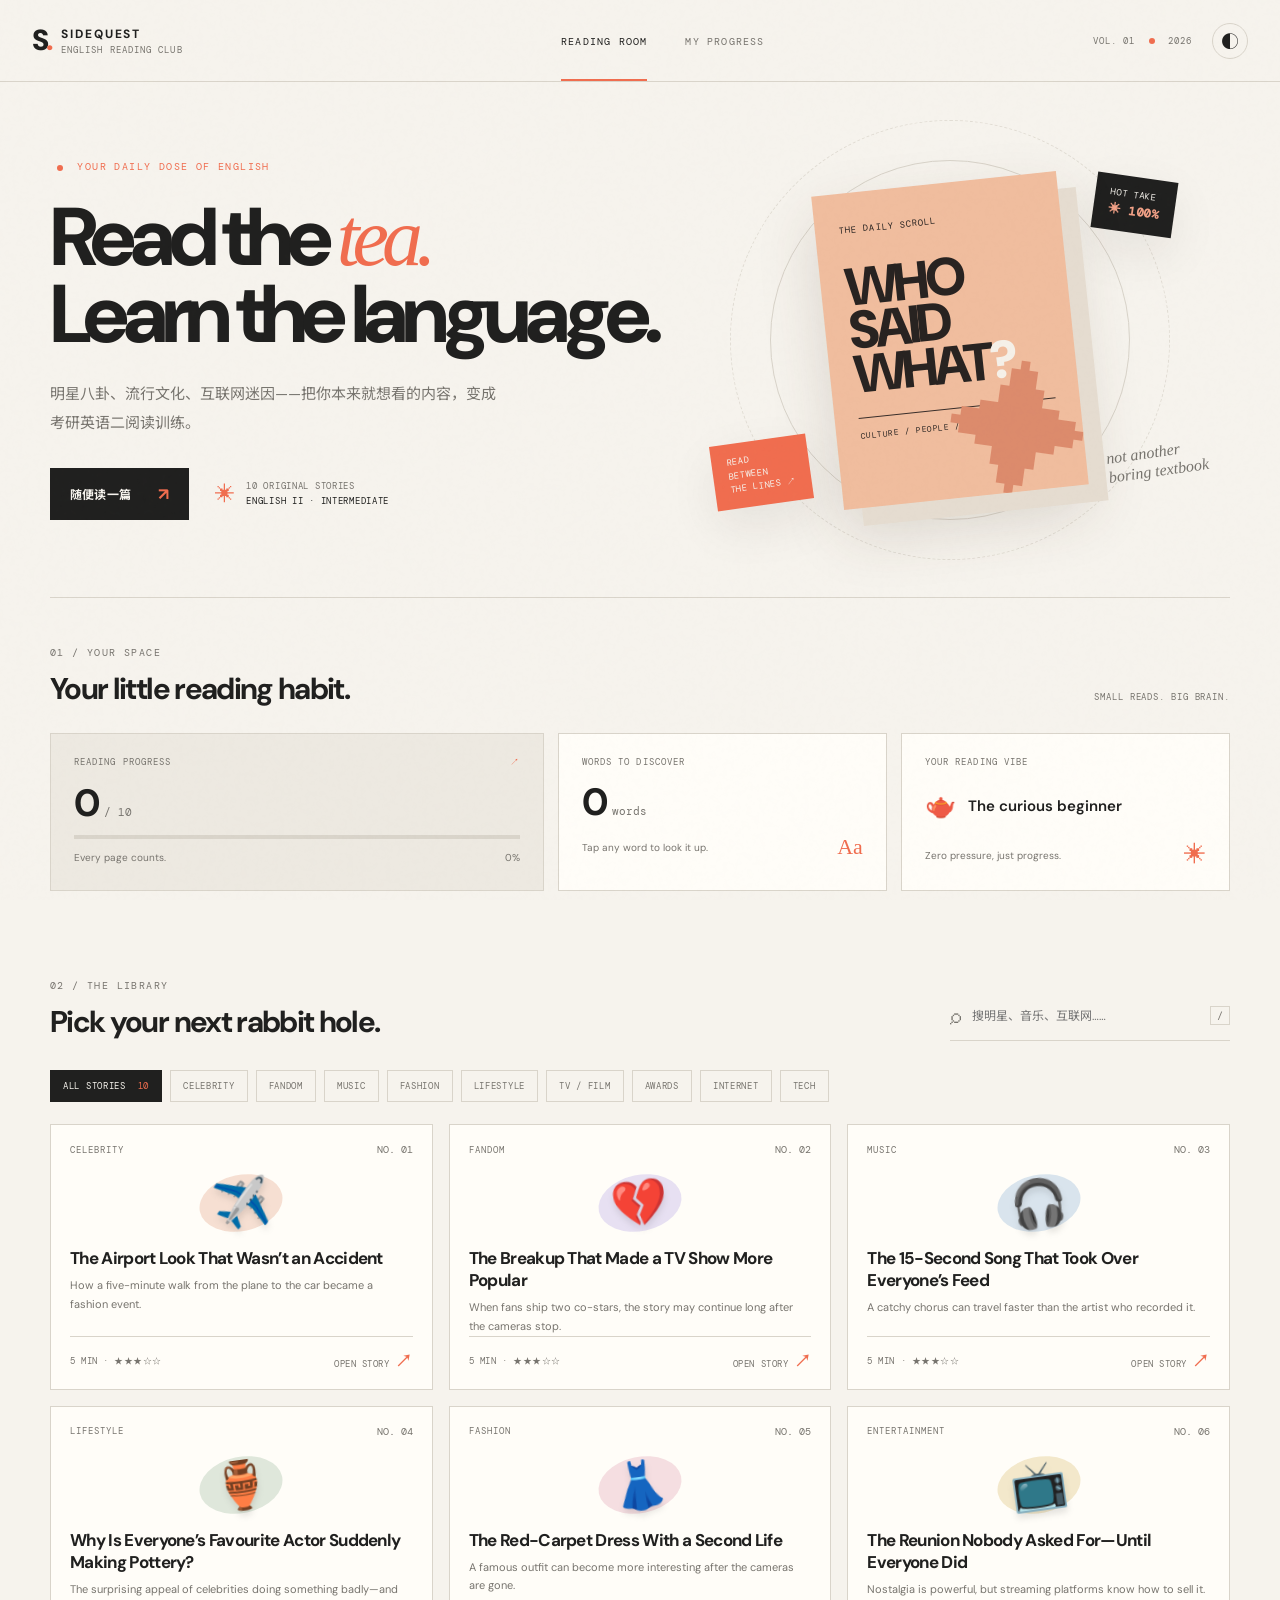
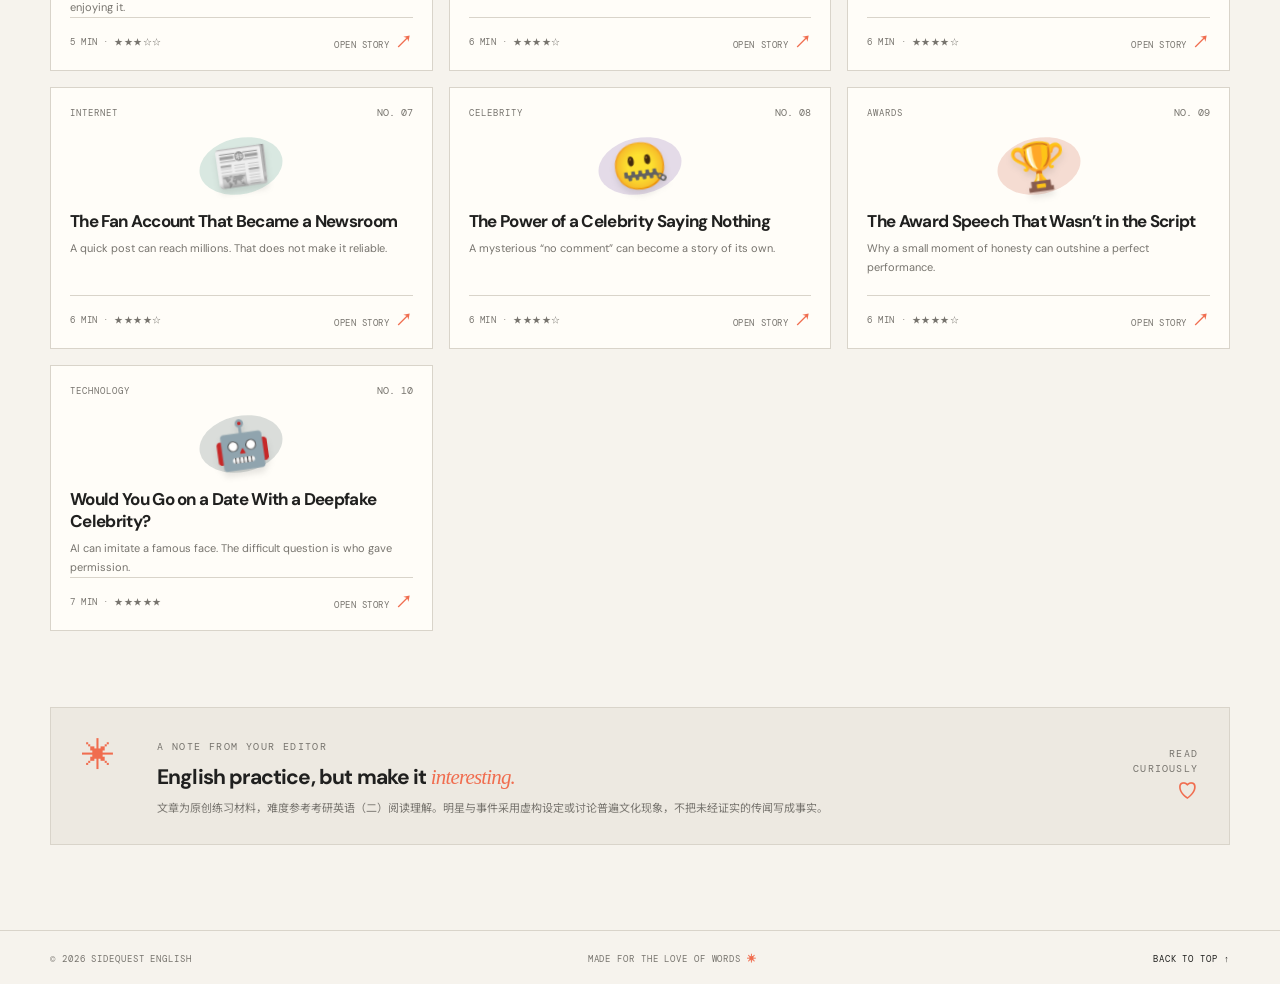
<file: index.html>
<!doctype html>
<html lang="zh-CN">
<head>
  <meta charset="utf-8" />
  <meta name="viewport" content="width=device-width, initial-scale=1" />
  <meta name="theme-color" content="#f6f3ed" />
  <meta name="description" content="用明星八卦、流行文化和互联网话题练习考研英语二阅读。10篇原创短文，支持沉浸式阅读、ADHD专注模式、点击查词和全文翻译。" />
  <title>SIDEQUEST — English Reading Club</title>
  <link rel="preconnect" href="https://fonts.googleapis.com">
  <link rel="preconnect" href="https://fonts.gstatic.com" crossorigin>
  <link href="https://fonts.googleapis.com/css2?family=DM+Mono:wght@400;500&family=DM+Sans:wght@400;500;600;700;800&family=Noto+Sans+SC:wght@400;500;600;700;900&display=swap" rel="stylesheet">
  <link rel="stylesheet" href="styles.css" />
  <script defer src="articles.js"></script>
  <script defer src="app.js"></script>
</head>
<body>
  <div class="grain" aria-hidden="true"></div>
  <header class="topbar" id="topbar">
    <a class="brand" href="#home" aria-label="SIDEQUEST 首页">
      <span class="brand-mark">S<span>.</span></span>
      <span class="brand-copy"><strong>SIDEQUEST</strong><small>ENGLISH READING CLUB</small></span>
    </a>
    <nav class="topnav" aria-label="主导航">
      <a class="nav-link active" href="#library">READING ROOM</a>
      <a class="nav-link" href="#progress">MY PROGRESS</a>
    </nav>
    <div class="top-actions">
      <span class="edition">VOL. 01 <i></i> 2026</span>
      <button class="icon-button theme-toggle" id="themeToggle" aria-label="切换深色模式" title="切换深色模式">◐</button>
    </div>
  </header>

  <main id="home">
    <section class="hero wrap" id="library">
      <div class="hero-copy">
        <div class="eyebrow"><span class="eyebrow-dot"></span> YOUR DAILY DOSE OF ENGLISH</div>
        <h1>Read the <em>tea.</em><br>Learn the language.</h1>
        <p class="hero-desc">明星八卦、流行文化、互联网迷因——把你本来就想看的内容，变成考研英语二阅读训练。</p>
        <div class="hero-bottom">
          <button class="primary-button" id="startButton">随便读一篇 <span>↗</span></button>
          <div class="hero-note"><span class="sparkle">✳</span><span>10 ORIGINAL STORIES<br><b>ENGLISH II · INTERMEDIATE</b></span></div>
        </div>
      </div>
      <div class="hero-art" aria-label="阅读俱乐部主题插画">
        <div class="orbit orbit-one"></div><div class="orbit orbit-two"></div>
        <div class="art-sticker sticker-top">HOT TAKE<br><b>✳ 100%</b></div>
        <div class="art-paper"><span class="paper-kicker">THE DAILY SCROLL</span><div class="paper-headline">WHO<br>SAID<br>WHAT<span>?</span></div><div class="paper-line"></div><div class="paper-meta">CULTURE / PEOPLE / INTERNET</div><div class="paper-face">✦</div></div>
        <div class="art-sticker sticker-bottom">READ<br>BETWEEN<br>THE LINES ↗</div>
        <div class="art-scribble">not another<br>boring textbook</div>
      </div>
    </section>

    <section class="wrap dashboard" id="progress">
      <div class="section-heading"><div><span class="section-index">01 / YOUR SPACE</span><h2>Your little reading habit.</h2></div><span class="heading-aside">SMALL READS. BIG BRAIN.</span></div>
      <div class="stats-grid">
        <div class="stat-card stat-main"><div class="stat-label">READING PROGRESS <span>↗</span></div><div class="stat-number"><b id="progressCount">0</b><small> / 10</small></div><div class="progress-track"><span id="progressBar"></span></div><div class="stat-foot"><span id="progressMessage">Every page counts.</span><span id="progressPercent">0%</span></div></div>
        <div class="stat-card"><div class="stat-label">WORDS TO DISCOVER</div><div class="stat-number"><b id="savedWordCount">0</b><small> words</small></div><div class="stat-foot"><span>Tap any word to look it up.</span><span class="stat-icon">Aa</span></div></div>
        <div class="stat-card"><div class="stat-label">YOUR READING VIBE</div><div class="vibe-line"><span class="vibe-emoji">🫖</span><span id="vibeText">The curious beginner</span></div><div class="stat-foot"><span>Zero pressure, just progress.</span><span class="stat-icon">✳</span></div></div>
      </div>
    </section>

    <section class="wrap library-section">
      <div class="library-head"><div><span class="section-index">02 / THE LIBRARY</span><h2>Pick your next rabbit hole.</h2></div><label class="search-box"><span>⌕</span><input id="searchInput" type="search" placeholder="搜明星、音乐、互联网……" aria-label="搜索文章"><kbd>/</kbd></label></div>
      <div class="filter-row" id="filterRow" aria-label="文章分类筛选">
        <button class="filter-chip active" data-filter="All">ALL STORIES <span>10</span></button>
        <button class="filter-chip" data-filter="Celebrity">CELEBRITY</button>
        <button class="filter-chip" data-filter="Fandom">FANDOM</button>
        <button class="filter-chip" data-filter="Music">MUSIC</button>
        <button class="filter-chip" data-filter="Fashion">FASHION</button>
        <button class="filter-chip" data-filter="Lifestyle">LIFESTYLE</button>
        <button class="filter-chip" data-filter="Entertainment">TV / FILM</button>
        <button class="filter-chip" data-filter="Awards">AWARDS</button>
        <button class="filter-chip" data-filter="Internet">INTERNET</button>
        <button class="filter-chip" data-filter="Technology">TECH</button>
      </div>
      <div class="story-grid" id="storyGrid" aria-live="polite"></div>
      <div class="empty-state" id="emptyState" hidden>没有找到这篇 gossip。换个关键词试试？</div>
    </section>

    <section class="wrap note-section">
      <div class="note-card"><div class="note-mark">✳</div><div><span class="section-index">A NOTE FROM YOUR EDITOR</span><h3>English practice, but make it <em>interesting.</em></h3><p>文章为原创练习材料，难度参考考研英语（二）阅读理解。明星与事件采用虚构设定或讨论普遍文化现象，不把未经证实的传闻写成事实。</p></div><div class="note-side">READ<br>CURIOUSLY<br><b>♡</b></div></div>
    </section>
  </main>

  <section class="reader-screen" id="readerScreen" hidden aria-label="文章阅读区">
    <div class="reader-topline"><button class="back-button" id="backButton">← <span>返回文章列表</span></button><div class="reader-breadcrumb">SIDEQUEST <span>/</span> READING ROOM <span>/</span> <b id="readerCategory">CULTURE</b></div><div class="reader-top-actions"><button class="icon-button" id="readerThemeToggle" title="切换主题">◐</button><button class="icon-button" id="immersiveToggle" title="沉浸式阅读">⛶</button></div></div>
    <div class="reader-progress"><span id="readerProgressBar"></span></div>
    <div class="reader-layout">
      <aside class="reader-rail"><div class="rail-label">NOW READING</div><div class="rail-number" id="railNumber">01</div><div class="rail-rule"></div><div class="rail-category" id="railCategory">CELEBRITY</div><div class="rail-tip">TIP<br><span>Click any<br>word to<br>look it up.</span></div></aside>
      <article class="reader-article" id="readerArticle">
        <div class="article-meta"><span class="article-tag" id="articleTag">CELEBRITY</span><span id="articleReadTime">5 MIN READ</span><span id="articleLevel">LEVEL ★★★☆☆</span></div>
        <h1 id="articleTitle">Article title</h1><p class="article-subtitle" id="articleSubtitle"></p>
        <div class="article-toolbar">
          <div class="tool-group"><button class="tool-button" id="adhdToggle"><span>◉</span> ADHD 专注模式 <i class="toggle-dot"></i></button><button class="tool-button" id="translationToggle">中 EN <span class="tool-caret">⌄</span></button></div>
          <div class="tool-group"><button class="tool-button small-tool" id="fontDown" aria-label="缩小字体">A−</button><button class="tool-button small-tool" id="fontUp" aria-label="放大字体">A＋</button></div>
        </div>
        <div class="article-content-wrap"><div class="passage" id="passage"></div><div class="full-translation" id="fullTranslation" hidden><div class="translation-heading"><span>中文全文翻译</span><span>READING NOTE</span></div><div id="translationContent"></div></div></div>
        <div class="article-bottom"><span class="word-hint">✳ 点击英文单词，查看释义</span><button class="mark-read-button" id="markReadButton">标记为已读 <span>✓</span></button></div>
        <section class="quiz-section" id="quizSection"><div class="quiz-heading"><div><span class="section-index">03 / CHECK YOUR UNDERSTANDING</span><h2>Did you get the tea?</h2></div><span class="quiz-count">3 QUESTIONS · SINGLE CHOICE</span></div><div id="quizList"></div><div class="quiz-footer"><span id="quizResult">读完文章后，来检验一下理解程度。</span><button class="primary-button" id="submitQuiz">提交答案 <span>↗</span></button></div></section>
        <div class="next-article" id="nextArticle"><div><span class="section-index">KEEP THE MOMENTUM</span><strong>One more story?</strong></div><button class="next-button" id="nextButton">NEXT STORY ↗</button></div>
      </article>
      <aside class="reader-aside"><div class="aside-card word-card"><span class="section-index">WORD HUNT</span><div class="word-card-icon">Aa</div><h3>Build your<br>word stash.</h3><p>遇到不认识的词？点一下就能查。你查过的词会保存在这里。</p><div class="saved-words" id="savedWords"><span class="saved-empty">Your words will show up here.</span></div></div><div class="aside-card aside-tip"><span class="section-index">READING HACK</span><p>不要每个词都查。先读完整段，猜测意思，再挑真正影响理解的词。</p><span class="tip-star">✳</span></div></aside>
    </div>
  </section>

  <div class="ruler" id="readingRuler" aria-hidden="true"></div>
  <div class="dictionary-pop" id="dictionaryPop" hidden role="dialog" aria-live="polite" aria-label="单词释义"><button class="dict-close" id="dictClose" aria-label="关闭">×</button><span class="dict-label">QUICK LOOKUP</span><h3 id="dictWord">word</h3><div class="dict-phonetic" id="dictPhonetic"></div><div class="dict-meaning" id="dictMeaning"></div><div class="dict-actions"><button id="saveWordButton">＋ 收藏单词</button><a id="dictExternal" href="#" target="_blank" rel="noopener">更多释义 ↗</a></div></div>
  <div class="toast" id="toast" role="status" aria-live="polite"></div>
  <footer class="site-footer"><span>© 2026 SIDEQUEST ENGLISH</span><span>MADE FOR THE LOVE OF WORDS <b>✳</b></span><a href="#home">BACK TO TOP ↑</a></footer>
</body>
</html>
</file>
<file: styles.css>
:root{--paper:#f6f3ed;--paper2:#ede9e1;--ink:#20201f;--muted:#77746e;--line:#d9d4ca;--accent:#f06d4f;--accent2:#e8ab8e;--purple:#b7a7d9;--green:#a9bea8;--card:#fffdf8;--shadow:0 18px 50px rgba(36,31,24,.08);--sans:'DM Sans','Noto Sans SC',sans-serif;--mono:'DM Mono',monospace;--article-font:20px}
*{box-sizing:border-box}html{scroll-behavior:smooth}body{margin:0;background:var(--paper);color:var(--ink);font-family:var(--sans);transition:background .25s,color .25s}body.dark{--paper:#191a1a;--paper2:#242525;--ink:#f2eee6;--muted:#a39f97;--line:#3b3c3a;--card:#222423;--accent:#ff8b6f;--accent2:#715447;--shadow:0 18px 50px rgba(0,0,0,.2)}button,input{font:inherit}button{cursor:pointer}.grain{position:fixed;inset:0;pointer-events:none;opacity:.035;z-index:20;background-image:url("data:image/svg+xml,%3Csvg viewBox='0 0 180 180' xmlns='http://www.w3.org/2000/svg'%3E%3Cfilter id='n'%3E%3CfeTurbulence type='fractalNoise' baseFrequency='.8' numOctaves='4' stitchTiles='stitch'/%3E%3C/filter%3E%3Crect width='100%25' height='100%25' filter='url(%23n)' opacity='.3'/%3E%3C/svg%3E")}.wrap{width:min(1180px,calc(100% - 64px));margin-inline:auto}.topbar{height:82px;padding:0 max(32px,calc((100vw - 1320px)/2));border-bottom:1px solid var(--line);display:flex;align-items:center;justify-content:space-between;position:relative;z-index:5}.brand{display:flex;gap:11px;align-items:center;color:var(--ink);text-decoration:none}.brand-mark{font-size:29px;font-weight:900;letter-spacing:-3px;line-height:1}.brand-mark span{color:var(--accent)}.brand-copy{display:flex;flex-direction:column;gap:2px}.brand-copy strong{font-size:12px;letter-spacing:.16em}.brand-copy small{font:9px var(--mono);letter-spacing:.12em;color:var(--muted)}.topnav{display:flex;gap:38px;margin-left:50px}.nav-link{font:10px var(--mono);letter-spacing:.12em;text-decoration:none;color:var(--muted);padding:34px 0 31px;border-bottom:2px solid transparent}.nav-link.active,.nav-link:hover{color:var(--ink);border-color:var(--accent)}.top-actions{display:flex;align-items:center;gap:20px}.edition{font:9px var(--mono);letter-spacing:.12em;color:var(--muted)}.edition i,.eyebrow-dot{display:inline-block;width:6px;height:6px;background:var(--accent);border-radius:50%;vertical-align:middle;margin:0 7px}.icon-button{width:36px;height:36px;border:1px solid var(--line);border-radius:50%;background:transparent;color:var(--ink);font-size:18px;display:grid;place-items:center;transition:.2s}.icon-button:hover{border-color:var(--accent);color:var(--accent);transform:rotate(12deg)}
.hero{min-height:515px;display:grid;grid-template-columns:1.05fr .95fr;align-items:center;padding-top:48px;padding-bottom:47px}.eyebrow,.section-index{font:10px var(--mono);letter-spacing:.14em;color:var(--muted)}.eyebrow{color:var(--accent);margin-bottom:26px}.hero h1{font-size:clamp(54px,6.4vw,88px);line-height:.94;letter-spacing:-.075em;margin:0;font-weight:800}.hero h1 em{font-family:Georgia,serif;font-weight:400;color:var(--accent);letter-spacing:-.085em}.hero-desc{font-size:15px;line-height:1.9;color:var(--muted);max-width:455px;margin:27px 0 31px}.hero-bottom{display:flex;align-items:center;gap:26px}.primary-button{border:0;background:var(--ink);color:var(--paper);padding:15px 20px;font-size:12px;font-weight:700;letter-spacing:.02em;display:inline-flex;gap:27px;align-items:center;transition:.2s}.primary-button span{font-size:17px;color:var(--accent)}.primary-button:hover{background:var(--accent);color:#fff;transform:translateY(-2px)}.hero-note{display:flex;gap:10px;align-items:center;font:9px/1.7 var(--mono);letter-spacing:.08em;color:var(--muted)}.hero-note b{font-weight:400;color:var(--ink)}.sparkle{font-size:20px;color:var(--accent)}.hero-art{height:420px;position:relative;display:flex;align-items:center;justify-content:center;isolation:isolate}.orbit{position:absolute;border:1px solid var(--line);border-radius:50%;width:360px;height:360px;z-index:-1}.orbit-two{width:440px;height:440px;border-style:dashed;opacity:.7}.art-paper{width:246px;height:315px;background:#f0bd9e;color:#282321;box-shadow:18px 18px 0 #e5dcd0,0 25px 60px rgba(80,55,37,.17);padding:24px;transform:rotate(-6deg);position:relative;overflow:hidden}.paper-kicker{font:9px var(--mono);letter-spacing:.12em}.paper-headline{font-size:53px;line-height:.83;letter-spacing:-.08em;font-weight:900;margin-top:27px}.paper-headline span{color:#f5f0e8}.paper-line{width:100%;height:1px;background:#392e2a;margin-top:21px}.paper-meta{font:8px var(--mono);letter-spacing:.07em;margin-top:12px}.paper-face{position:absolute;right:-8px;bottom:-38px;font-size:142px;color:#dc8b6c;transform:rotate(14deg)}.art-sticker{position:absolute;background:var(--ink);color:var(--paper);padding:12px 15px;font:9px/1.5 var(--mono);letter-spacing:.08em;box-shadow:var(--shadow)}.sticker-top{top:47px;right:55px;transform:rotate(8deg)}.sticker-top b{color:#f2a187;font-size:12px}.sticker-bottom{bottom:46px;left:43px;transform:rotate(-8deg);background:var(--accent)}.art-scribble{position:absolute;right:22px;bottom:70px;font:italic 16px/1.2 Georgia,serif;color:var(--muted);transform:rotate(-8deg)}
.dashboard{padding-top:42px;padding-bottom:67px;border-top:1px solid var(--line)}.section-heading,.library-head,.quiz-heading{display:flex;align-items:flex-end;justify-content:space-between}.section-heading h2,.library-head h2,.quiz-heading h2{font-size:30px;letter-spacing:-.055em;margin:8px 0 0;font-weight:700}.heading-aside,.quiz-count{font:9px var(--mono);letter-spacing:.1em;color:var(--muted);padding-bottom:5px}.stats-grid{display:grid;grid-template-columns:1.5fr 1fr 1fr;gap:14px;margin-top:25px}.stat-card{background:var(--card);border:1px solid var(--line);min-height:153px;padding:22px 23px;position:relative}.stat-main{background:var(--paper2)}.stat-label{font:9px var(--mono);letter-spacing:.12em;color:var(--muted);display:flex;justify-content:space-between}.stat-label span{color:var(--accent)}.stat-number{margin:15px 0 13px;line-height:1}.stat-number b{font-size:38px;letter-spacing:-.07em}.stat-number small{font:11px var(--mono);color:var(--muted)}.progress-track{height:4px;background:var(--line);width:100%;overflow:hidden}.progress-track span{display:block;width:0;height:100%;background:var(--accent);transition:width .4s}.stat-foot{display:flex;justify-content:space-between;align-items:center;color:var(--muted);font-size:10px;margin-top:12px}.stat-icon{font:22px Georgia;color:var(--accent)}.vibe-line{display:flex;align-items:center;gap:12px;margin:21px 0 20px;font-size:15px;font-weight:600}.vibe-emoji{font-size:25px}.library-section{padding-top:15px;padding-bottom:76px}.library-head{align-items:flex-end}.search-box{width:280px;border-bottom:1px solid var(--line);display:flex;align-items:center;gap:9px;padding:10px 0;color:var(--muted)}.search-box>span{font-size:22px}.search-box input{border:0;outline:0;background:transparent;color:var(--ink);width:100%;font-size:12px}.search-box kbd{font:10px var(--mono);border:1px solid var(--line);padding:2px 6px}.filter-row{display:flex;gap:8px;flex-wrap:wrap;margin:29px 0 22px}.filter-chip{border:1px solid var(--line);background:transparent;color:var(--muted);padding:9px 12px;font:9px var(--mono);letter-spacing:.08em;transition:.2s}.filter-chip span{color:var(--accent);margin-left:6px}.filter-chip:hover,.filter-chip.active{background:var(--ink);border-color:var(--ink);color:var(--paper)}.story-grid{display:grid;grid-template-columns:repeat(3,1fr);gap:16px}.story-card{min-height:262px;border:1px solid var(--line);background:var(--card);padding:18px 19px 16px;display:flex;flex-direction:column;position:relative;transition:transform .22s,box-shadow .22s;cursor:pointer;overflow:hidden}.story-card:hover{transform:translateY(-5px);box-shadow:var(--shadow)}.story-card:focus-visible{outline:2px solid var(--accent);outline-offset:3px}.card-top{display:flex;align-items:center;justify-content:space-between}.card-category{font:9px var(--mono);letter-spacing:.11em;color:var(--muted)}.card-number{font:10px var(--mono);color:var(--muted)}.card-illustration{height:74px;display:flex;align-items:center;justify-content:center;font-size:46px;margin:10px 0 7px;position:relative}.card-illustration:before{content:"";position:absolute;width:84px;height:56px;border-radius:50%;background:var(--card-accent,#f0d9c9);opacity:.7;transform:rotate(-12deg)}.card-illustration span{position:relative;filter:drop-shadow(0 5px 3px rgba(0,0,0,.1));transform:rotate(-8deg)}.card-content h3{font-size:17px;letter-spacing:-.04em;line-height:1.3;margin:0 0 7px}.card-content p{font-size:11px;line-height:1.7;color:var(--muted);margin:0;min-height:37px}.card-bottom{display:flex;align-items:center;justify-content:space-between;border-top:1px solid var(--line);margin-top:auto;padding-top:13px}.card-bottom span{font:9px var(--mono);letter-spacing:.06em;color:var(--muted)}.card-arrow{font-size:17px;color:var(--accent)}.card-read{color:var(--accent)!important}.empty-state{text-align:center;color:var(--muted);padding:50px 0;font-size:13px}.note-section{padding-bottom:85px}.note-card{background:var(--paper2);border:1px solid var(--line);padding:26px 31px;display:grid;grid-template-columns:55px 1fr 100px;gap:20px;align-items:center}.note-mark{font-size:33px;color:var(--accent);align-self:start}.note-card h3{font-size:21px;letter-spacing:-.04em;margin:8px 0}.note-card h3 em{font-family:Georgia,serif;color:var(--accent);font-weight:400}.note-card p{font-size:11px;line-height:1.8;color:var(--muted);margin:0;max-width:690px}.note-side{font:10px/1.5 var(--mono);letter-spacing:.12em;text-align:right;color:var(--muted)}.note-side b{font-size:20px;color:var(--accent)}.site-footer{border-top:1px solid var(--line);padding:22px max(32px,calc((100vw - 1180px)/2));display:flex;align-items:center;justify-content:space-between;color:var(--muted);font:9px var(--mono);letter-spacing:.1em}.site-footer b{color:var(--accent)}.site-footer a{color:var(--ink);text-decoration:none}
/* Reader */
.reader-screen{position:fixed;inset:0;background:var(--paper);z-index:30;overflow:auto}.reader-topline{height:62px;border-bottom:1px solid var(--line);padding:0 max(25px,calc((100vw - 1320px)/2));display:flex;align-items:center;justify-content:space-between;background:var(--paper);position:sticky;top:0;z-index:4}.back-button{border:0;background:transparent;color:var(--ink);padding:8px 0;font-size:12px}.back-button span{margin-left:6px}.reader-breadcrumb{font:9px var(--mono);letter-spacing:.1em;color:var(--muted)}.reader-breadcrumb span{padding:0 8px;color:var(--line)}.reader-breadcrumb b{color:var(--accent);font-weight:400}.reader-top-actions{display:flex;gap:9px}.reader-top-actions .icon-button{width:31px;height:31px}.reader-progress{height:3px;background:var(--line);position:sticky;top:62px;z-index:4}.reader-progress span{height:100%;width:0;display:block;background:var(--accent)}.reader-layout{width:min(1180px,calc(100% - 60px));margin:0 auto;display:grid;grid-template-columns:115px minmax(0,760px) 205px;gap:38px;justify-content:center;padding:55px 0 80px}.reader-rail{padding-top:9px;color:var(--muted);position:relative}.rail-label{font:8px var(--mono);letter-spacing:.12em}.rail-number{font-size:42px;letter-spacing:-.08em;font-weight:700;color:var(--accent);margin:13px 0 17px}.rail-rule{height:1px;background:var(--line);width:34px}.rail-category{font:9px var(--mono);letter-spacing:.1em;margin-top:13px}.rail-tip{position:sticky;top:80vh;margin-top:170px;font:9px/1.4 var(--mono);letter-spacing:.1em;color:var(--accent)}.rail-tip span{display:block;color:var(--muted);margin-top:8px;letter-spacing:0;font:11px/1.6 var(--sans)}.reader-article{min-width:0}.article-meta{display:flex;gap:15px;align-items:center;font:9px var(--mono);letter-spacing:.1em;color:var(--muted)}.article-tag{color:var(--accent);border:1px solid var(--accent);padding:5px 7px}.reader-article>h1{font-size:clamp(35px,5vw,57px);line-height:1.03;letter-spacing:-.065em;margin:24px 0 13px;max-width:800px}.article-subtitle{font:italic 17px/1.5 Georgia,serif;color:var(--muted);margin:0 0 30px}.article-toolbar{display:flex;align-items:center;justify-content:space-between;border-top:1px solid var(--line);border-bottom:1px solid var(--line);padding:10px 0;margin-bottom:29px}.tool-group{display:flex;gap:8px;align-items:center}.tool-button{border:0;background:transparent;color:var(--muted);font:10px var(--mono);padding:8px 9px;display:flex;align-items:center;gap:8px}.tool-button:hover,.tool-button.active{color:var(--accent)}.tool-button>span:first-child{font-size:14px}.toggle-dot{width:23px;height:12px;border-radius:20px;background:var(--line);position:relative;transition:.2s}.toggle-dot:after{content:"";position:absolute;left:2px;top:2px;width:8px;height:8px;background:var(--paper);border-radius:50%;transition:.2s}.tool-button.active .toggle-dot{background:var(--accent)}.tool-button.active .toggle-dot:after{left:13px}.small-tool{font:13px var(--sans);border:1px solid var(--line);min-width:34px;justify-content:center;padding:5px 7px}.article-content-wrap{position:relative}.passage{font-size:var(--article-font);line-height:1.95;letter-spacing:-.01em;font-weight:400;color:var(--ink)}.passage p{margin:0 0 25px;transition:opacity .22s,background .22s,box-shadow .22s;padding:2px 0}.word-hit{cursor:pointer;border-bottom:1px dotted transparent;transition:color .15s,border .15s}.word-hit:hover{color:var(--accent);border-bottom-color:var(--accent)}.full-translation{border-top:1px solid var(--line);margin-top:25px;padding:21px 0 4px}.translation-heading{display:flex;justify-content:space-between;color:var(--accent);font-size:12px;font-weight:700;margin-bottom:18px}.translation-heading span+span{font:9px var(--mono);letter-spacing:.1em;color:var(--muted)}.full-translation p{font-size:14px;line-height:2;color:var(--muted);margin:0 0 18px}.article-bottom{display:flex;justify-content:space-between;align-items:center;border-top:1px solid var(--line);padding:17px 0 29px;margin-top:25px}.word-hint{font-size:10px;color:var(--muted)}.mark-read-button{background:transparent;border:1px solid var(--accent);color:var(--accent);padding:10px 13px;font-size:11px}.mark-read-button:hover,.mark-read-button.done{background:var(--accent);color:#fff}.mark-read-button span{margin-left:12px}.reader-aside{padding-top:170px}.aside-card{border:1px solid var(--line);padding:17px;margin-bottom:13px;background:var(--card)}.aside-card .section-index{font-size:8px}.word-card-icon{font:italic 33px Georgia;color:var(--accent);margin-top:21px}.aside-card h3{font-size:20px;line-height:1.05;letter-spacing:-.05em;margin:9px 0}.aside-card p{font-size:10px;line-height:1.8;color:var(--muted)}.saved-words{display:flex;flex-wrap:wrap;gap:6px;margin-top:13px}.saved-empty{font:10px var(--mono);color:var(--muted)}.saved-chip{font:9px var(--mono);background:var(--paper2);padding:5px 7px;color:var(--ink)}.aside-tip{background:var(--paper2);position:relative;overflow:hidden}.aside-tip p{font-size:11px}.tip-star{color:var(--accent);font-size:25px;display:block;text-align:right}.quiz-section{border-top:2px solid var(--ink);margin-top:65px;padding-top:25px}.quiz-heading{align-items:flex-end;margin-bottom:27px}.quiz-heading h2{font:700 31px var(--sans)}.question-card{border:1px solid var(--line);padding:19px 20px;margin-bottom:12px;background:var(--card)}.question-title{font-size:13px;line-height:1.65;margin:0 0 15px;font-weight:700}.question-number{font:10px var(--mono);color:var(--accent);margin-right:8px}.options-grid{display:grid;grid-template-columns:1fr 1fr;gap:8px}.option-button{display:flex;align-items:flex-start;gap:10px;text-align:left;border:1px solid var(--line);background:transparent;color:var(--ink);padding:10px 11px;font-size:11px;line-height:1.55;transition:.15s}.option-letter{flex:0 0 18px;width:18px;height:18px;border:1px solid var(--line);border-radius:50%;display:grid;place-items:center;font:9px var(--mono);color:var(--muted)}.option-button:hover{border-color:var(--accent)}.option-button.selected{border-color:var(--accent);background:color-mix(in srgb,var(--accent) 8%,transparent)}.option-button.selected .option-letter{background:var(--accent);color:white;border-color:var(--accent)}.option-button.correct{border-color:#6c9b75;background:rgba(108,155,117,.09)}.option-button.wrong{border-color:#c86b5c;background:rgba(200,107,92,.08)}.answer-explanation{font-size:11px;line-height:1.7;color:var(--muted);margin:13px 0 0;padding-top:11px;border-top:1px solid var(--line)}.answer-explanation b{color:var(--ink)}.quiz-footer{display:flex;justify-content:space-between;align-items:center;margin-top:19px}.quiz-footer>span{font-size:11px;color:var(--muted)}.quiz-footer .primary-button{padding:12px 17px}.next-article{margin-top:45px;padding:20px 0;border-top:1px solid var(--line);display:flex;justify-content:space-between;align-items:center}.next-article strong{display:block;font-size:18px;margin-top:7px}.next-button{border:0;background:var(--accent);color:#fff;padding:13px 17px;font:10px var(--mono);letter-spacing:.1em}.next-button:hover{filter:brightness(.93)}
/* ADHD focus */
body.adhd-on .passage p{opacity:.24;filter:saturate(.6)}body.adhd-on .passage p.is-focused{opacity:1;filter:none;background:color-mix(in srgb,var(--accent) 7%,var(--card));box-shadow:0 0 0 12px color-mix(in srgb,var(--accent) 7%,var(--card));border-radius:2px}body.adhd-on .reader-aside,body.adhd-on .reader-rail{opacity:.45}body.adhd-on .ruler{display:block}.ruler{display:none;position:fixed;left:0;right:0;top:50%;height:54px;border-top:1px solid rgba(240,109,79,.38);border-bottom:1px solid rgba(240,109,79,.38);background:rgba(240,109,79,.055);z-index:35;pointer-events:none;mix-blend-mode:multiply}.dark .ruler{mix-blend-mode:screen}.reader-screen.immersive .reader-layout{grid-template-columns:minmax(0,820px);width:min(900px,calc(100% - 48px));padding-top:45px}.reader-screen.immersive .reader-rail,.reader-screen.immersive .reader-aside{display:none}.reader-screen.immersive .reader-article>h1{font-size:clamp(40px,6vw,65px)}.reader-screen.immersive .passage{font-size:calc(var(--article-font) + 1px)}.reader-screen.immersive .reader-topline{padding-inline:max(24px,calc((100vw - 900px)/2))}
/* Dictionary + feedback */
.dictionary-pop{position:fixed;z-index:60;right:26px;bottom:25px;width:min(330px,calc(100vw - 30px));background:var(--card);border:1px solid var(--line);box-shadow:0 20px 70px rgba(0,0,0,.2);padding:21px 21px 17px;animation:pop .18s ease-out}.dictionary-pop[hidden]{display:none}.dict-close{position:absolute;right:12px;top:9px;border:0;background:transparent;color:var(--muted);font-size:22px}.dict-label{font:8px var(--mono);letter-spacing:.13em;color:var(--accent)}.dictionary-pop h3{font:700 25px var(--sans);letter-spacing:-.04em;margin:11px 0 1px}.dict-phonetic{font:11px var(--mono);color:var(--muted);min-height:16px}.dict-meaning{font-size:13px;line-height:1.7;margin-top:10px}.dict-actions{border-top:1px solid var(--line);margin-top:16px;padding-top:12px;display:flex;justify-content:space-between;align-items:center}.dict-actions button,.dict-actions a{font-size:10px;border:0;background:transparent;color:var(--accent);text-decoration:none;padding:0}.dict-actions a{color:var(--muted)}.toast{position:fixed;z-index:80;bottom:22px;left:50%;transform:translate(-50%,20px);background:var(--ink);color:var(--paper);padding:11px 16px;font-size:11px;opacity:0;pointer-events:none;transition:.25s}.toast.show{opacity:1;transform:translate(-50%,0)}@keyframes pop{from{opacity:0;transform:translateY(8px)}to{opacity:1;transform:translateY(0)}}
@media(max-width:1000px){.reader-layout{grid-template-columns:75px minmax(0,1fr);gap:25px}.reader-aside{display:none}.reader-screen.immersive .reader-layout{grid-template-columns:minmax(0,820px)}.story-grid{grid-template-columns:repeat(2,1fr)}.hero-art{transform:scale(.9)}.topnav{gap:20px}.reader-rail{display:block}}
@media(max-width:700px){.wrap{width:calc(100% - 36px)}.topbar{height:65px;padding:0 18px}.topnav{display:none}.edition{display:none}.hero{display:block;padding-top:55px;padding-bottom:25px}.hero h1{font-size:59px}.hero-desc{font-size:13px;margin:22px 0}.hero-art{height:330px;transform:scale(.82);transform-origin:center top;margin-bottom:-45px}.orbit{width:300px;height:300px}.orbit-two{width:350px;height:350px}.sticker-top{right:2px;top:25px}.sticker-bottom{left:0;bottom:29px}.art-scribble{right:0;bottom:40px}.dashboard{padding-top:29px;padding-bottom:45px}.section-heading h2,.library-head h2{font-size:24px}.heading-aside{display:none}.stats-grid{grid-template-columns:1fr 1fr}.stat-main{grid-column:span 2}.stat-card{padding:17px;min-height:130px}.library-section{padding-top:5px}.library-head{display:block}.search-box{width:100%;margin-top:18px}.filter-row{gap:6px;margin:22px 0 17px}.filter-chip{font-size:8px;padding:8px 9px}.story-grid{grid-template-columns:1fr;gap:10px}.story-card{min-height:220px;padding:15px 17px}.card-illustration{height:52px;margin:5px 0}.card-illustration span{font-size:37px}.card-content h3{font-size:16px}.card-content p{min-height:0}.note-card{grid-template-columns:28px 1fr;padding:20px 17px;gap:11px}.note-side{display:none}.note-card h3{font-size:18px}.note-card p{font-size:10px}.site-footer{padding:18px;gap:10px;flex-wrap:wrap;font-size:8px}.site-footer span:nth-child(2){display:none}.reader-topline{height:55px;padding:0 16px}.reader-breadcrumb{display:none}.reader-progress{top:55px}.reader-layout{width:calc(100% - 34px);display:block;padding:35px 0 55px}.reader-rail{display:none}.article-meta{gap:9px;font-size:8px}.reader-article>h1{font-size:38px;margin:20px 0 10px}.article-subtitle{font-size:15px;margin-bottom:22px}.article-toolbar{margin-bottom:22px}.tool-button{font-size:9px;padding:7px 5px}.passage{font-size:18px;line-height:1.9}.passage p{margin-bottom:21px}.article-bottom{gap:12px}.word-hint{font-size:9px}.mark-read-button{font-size:10px;padding:9px}.quiz-section{margin-top:43px}.quiz-heading h2{font-size:25px}.quiz-count{font-size:7px}.question-card{padding:15px 13px}.options-grid{grid-template-columns:1fr}.quiz-footer{align-items:flex-start;gap:10px}.quiz-footer>span{max-width:55%;line-height:1.6}.next-article{margin-top:34px}.reader-screen.immersive .reader-layout{width:calc(100% - 34px);padding-top:32px}.reader-screen.immersive .reader-article>h1{font-size:39px}.reader-screen.immersive .passage{font-size:19px}.dictionary-pop{right:15px;bottom:15px}.ruler{height:46px}}
@media(prefers-reduced-motion:reduce){*,*::before,*::after{scroll-behavior:auto!important;transition:none!important;animation:none!important}}
</file>
